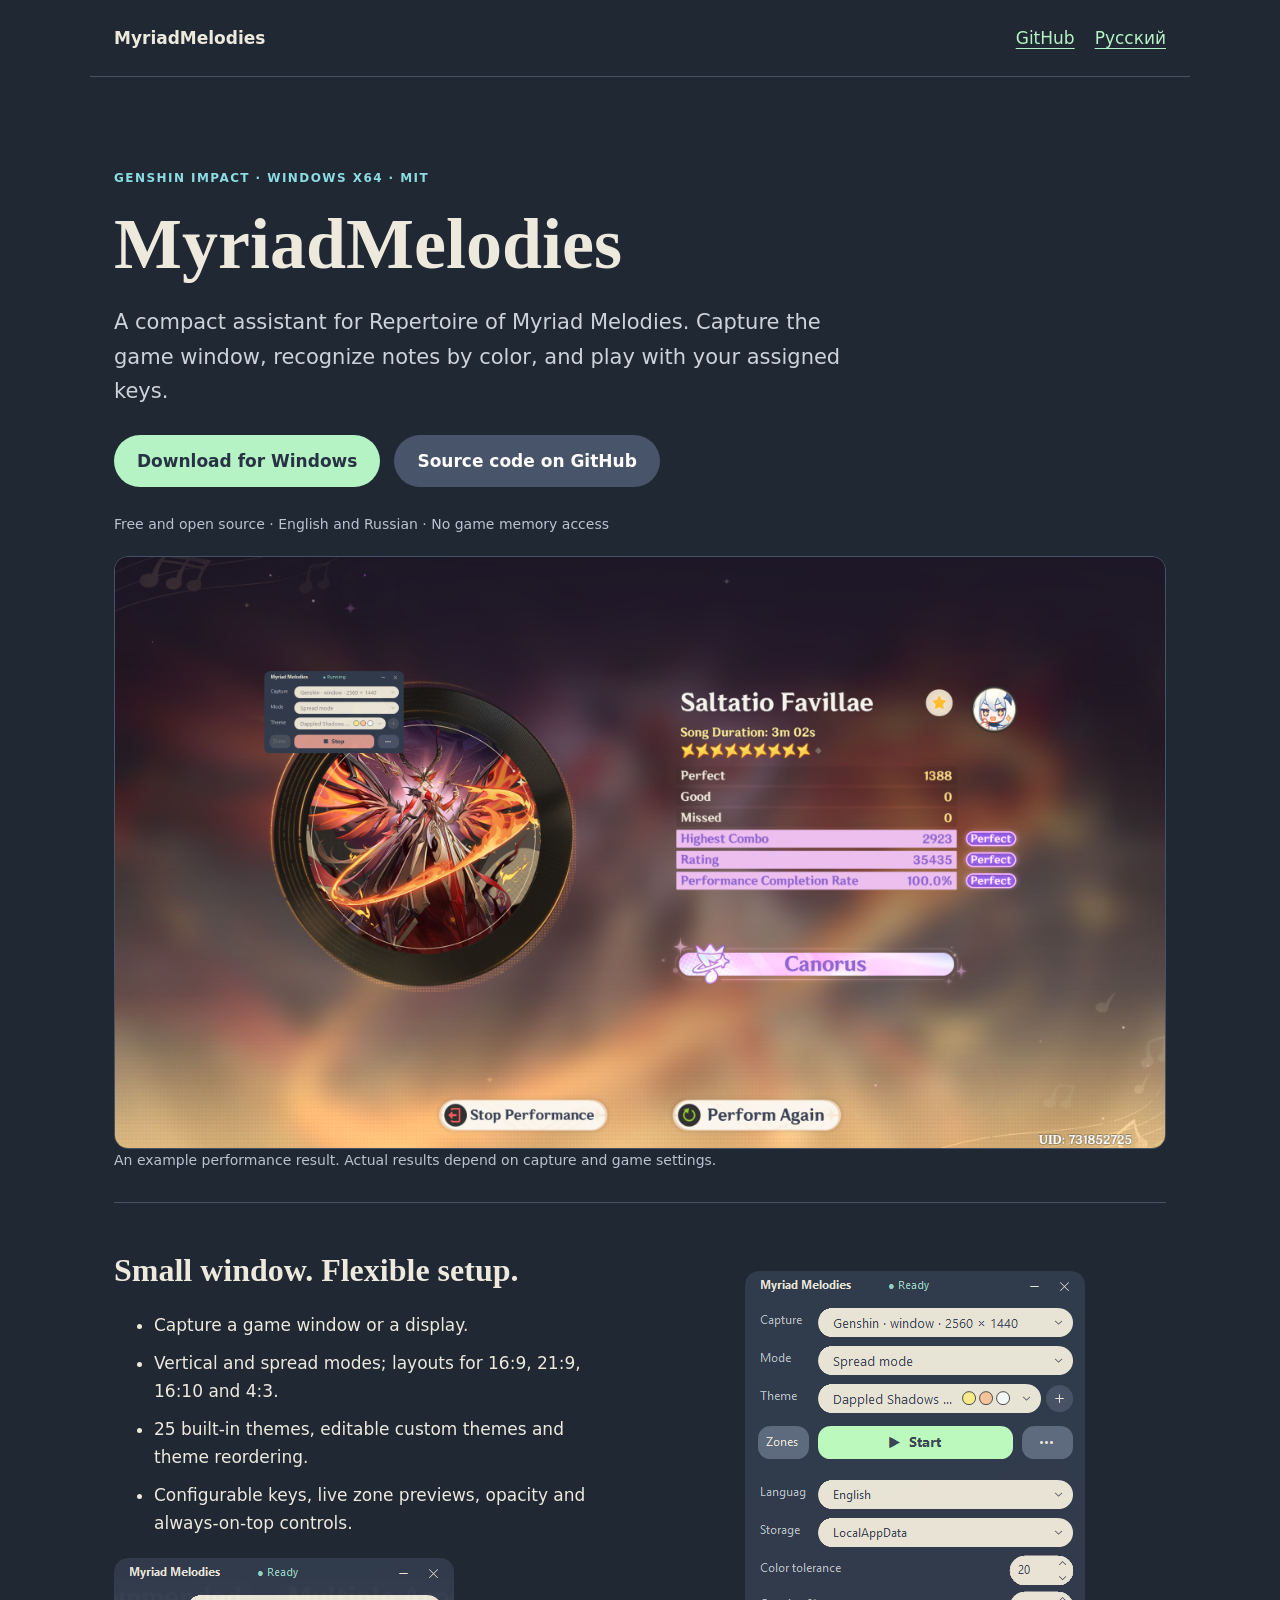
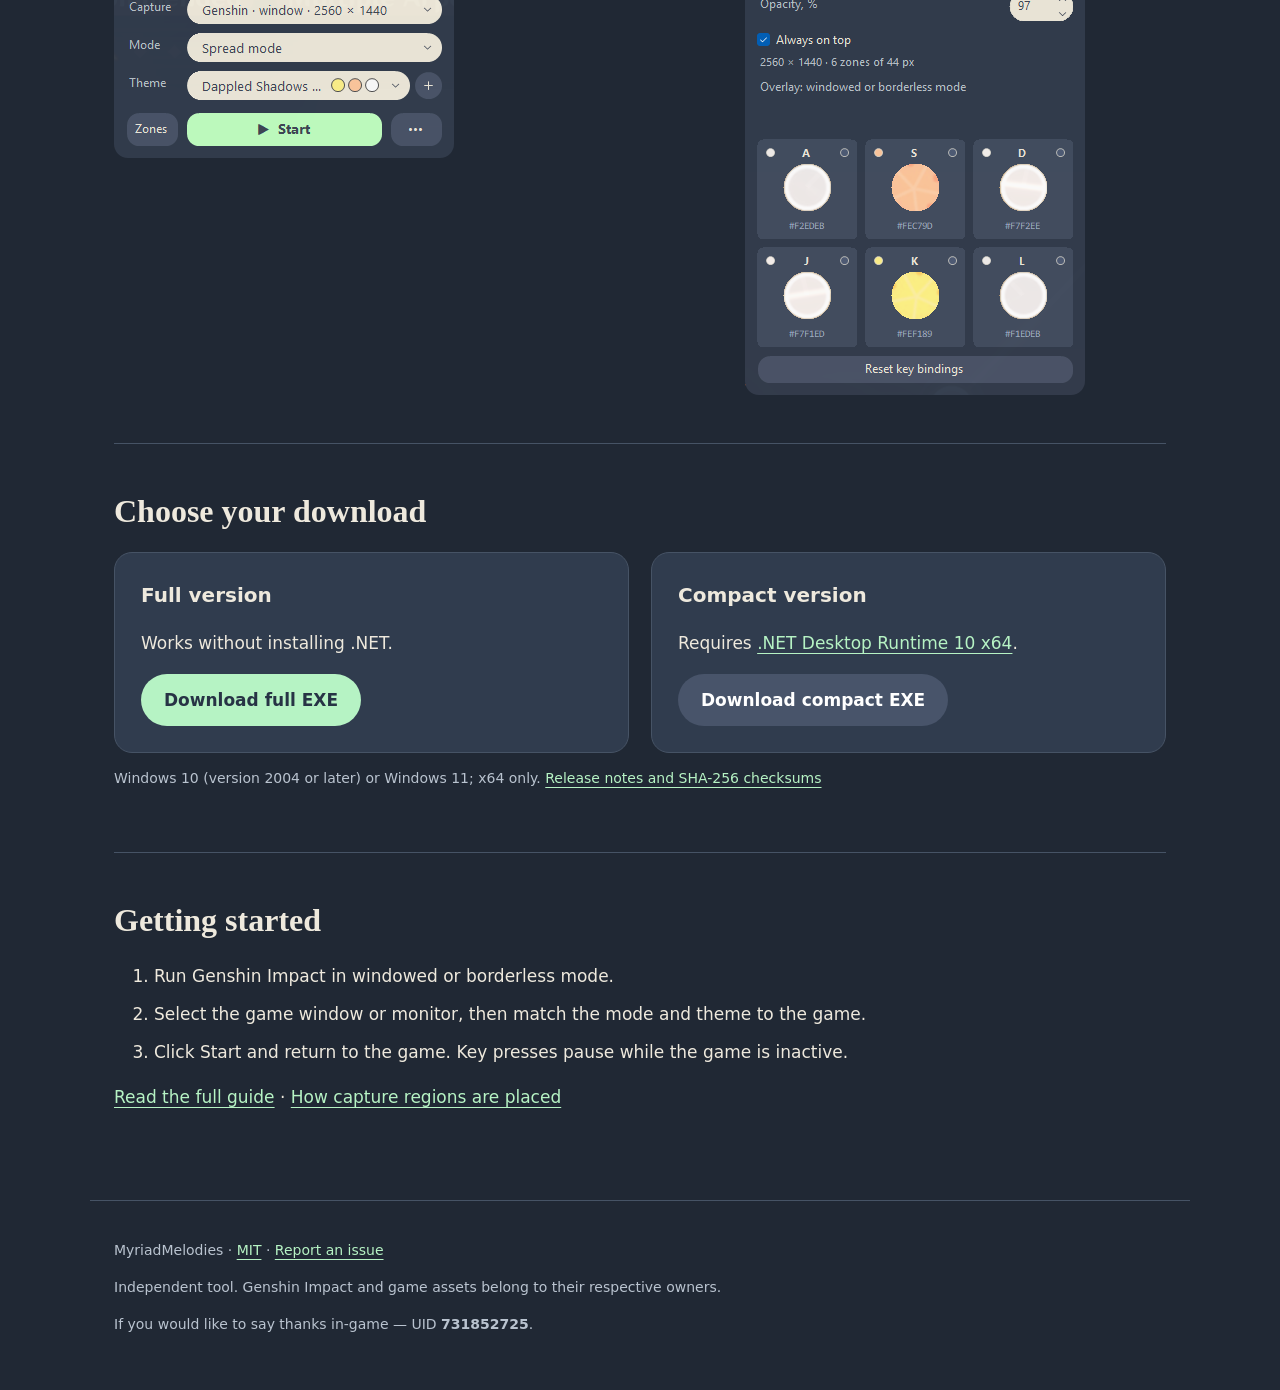
<file: docs/index.html>
<!doctype html>
<html lang="en"><head><meta charset="utf-8"><meta name="viewport" content="width=device-width,initial-scale=1">
<meta name="google-site-verification" content="cQcbVy6ofSSE2creuFWii6csLAIeP6PFHM0Fu6_WTdg">
<title>MyriadMelodies — Repertoire of Myriad Melodies assistant for Genshin Impact</title><meta name="description" content="Free Windows autoplay assistant for Repertoire of Myriad Melodies in Genshin Impact. Window capture, custom themes, key bindings and multiple screen layouts.">
<link rel="canonical" href="https://nikitare99.github.io/MyriadMelodies/"><link rel="alternate" hreflang="en" href="https://nikitare99.github.io/MyriadMelodies/"><link rel="alternate" hreflang="ru" href="https://nikitare99.github.io/MyriadMelodies/ru.html"><link rel="alternate" hreflang="x-default" href="https://nikitare99.github.io/MyriadMelodies/">
<meta property="og:title" content="MyriadMelodies — Repertoire of Myriad Melodies assistant for Genshin Impact"><meta property="og:description" content="Free Windows autoplay assistant for Repertoire of Myriad Melodies in Genshin Impact. Window capture, custom themes, key bindings and multiple screen layouts."><meta property="og:type" content="website"><meta property="og:url" content="https://nikitare99.github.io/MyriadMelodies/"><meta property="og:image" content="https://nikitare99.github.io/MyriadMelodies/images/result-en.png">
<link rel="stylesheet" href="style.css"><link rel="sitemap" type="application/xml" href="sitemap.xml">
</head><body><header><a class="brand" href="./">MyriadMelodies</a><nav aria-label="Navigation"><a href="https://github.com/NikitaRe99/MyriadMelodies">GitHub</a><a href="ru.html" lang="ru">Русский</a></nav></header>
<main><div class="hero"><p class="eyebrow">Genshin Impact · Windows x64 · MIT</p><h1>MyriadMelodies</h1><p class="intro">A compact assistant for Repertoire of Myriad Melodies. Capture the game window, recognize notes by color, and play with your assigned keys.</p>
<div class="actions"><a class="button" href="#download">Download for Windows</a><a class="button secondary" href="https://github.com/NikitaRe99/MyriadMelodies">Source code on GitHub</a></div><p class="meta">Free and open source · English and Russian · No game memory access</p>
<figure><img class="result" src="images/result-en.png" width="2560" height="1440" alt="Example result in Genshin Impact with MyriadMelodies running"><figcaption>An example performance result. Actual results depend on capture and game settings.</figcaption></figure></div>
<section class="split"><div><h2>Small window. Flexible setup.</h2><ul><li>Capture a game window or a display.</li><li>Vertical and spread modes; layouts for 16:9, 21:9, 16:10 and 4:3.</li><li>25 built-in themes, editable custom themes and theme reordering.</li><li>Configurable keys, live zone previews, opacity and always-on-top controls.</li></ul><figure><img src="images/compact-en.png" width="340" height="200" loading="lazy" alt="Compact application window"></figure></div><div class="preview"><figure><img src="images/settings-zones-en.png" width="340" height="724" loading="lazy" alt="Expanded settings and six capture zone previews"></figure></div></section>
<section id="download"><h2>Choose your download</h2><div class="downloads"><article class="download"><h3>Full version</h3><p>Works without installing .NET.</p><a class="button" href="https://github.com/NikitaRe99/MyriadMelodies/releases/latest/download/MyriadMelodies-standalone-win-x64.exe">Download full EXE</a></article><article class="download"><h3>Compact version</h3><p>Requires <a href="https://dotnet.microsoft.com/en-us/download/dotnet/10.0">.NET Desktop Runtime 10 x64</a>.</p><a class="button secondary" href="https://github.com/NikitaRe99/MyriadMelodies/releases/latest/download/MyriadMelodies-runtime-required-win-x64.exe">Download compact EXE</a></article></div><p class="note">Windows 10 (version 2004 or later) or Windows 11; x64 only. <a href="https://github.com/NikitaRe99/MyriadMelodies/releases/latest">Release notes and SHA-256 checksums</a></p></section>
<section><h2>Getting started</h2><ol><li>Run Genshin Impact in windowed or borderless mode.</li><li>Select the game window or monitor, then match the mode and theme to the game.</li><li>Click Start and return to the game. Key presses pause while the game is inactive.</li></ol><p><a href="https://github.com/NikitaRe99/MyriadMelodies/blob/main/README.md">Read the full guide</a> · <a href="https://github.com/NikitaRe99/MyriadMelodies/blob/main/docs/CAPTURE-RESOLUTIONS.md">How capture regions are placed</a></p></section></main>
<footer><p>MyriadMelodies · <a href="https://github.com/NikitaRe99/MyriadMelodies/blob/main/LICENSE">MIT</a> · <a href="https://github.com/NikitaRe99/MyriadMelodies/issues">Report an issue</a></p><p>Independent tool. Genshin Impact and game assets belong to their respective owners.</p><p>If you would like to say thanks in-game — UID <strong>731852725</strong>.</p></footer></body></html>
</file>
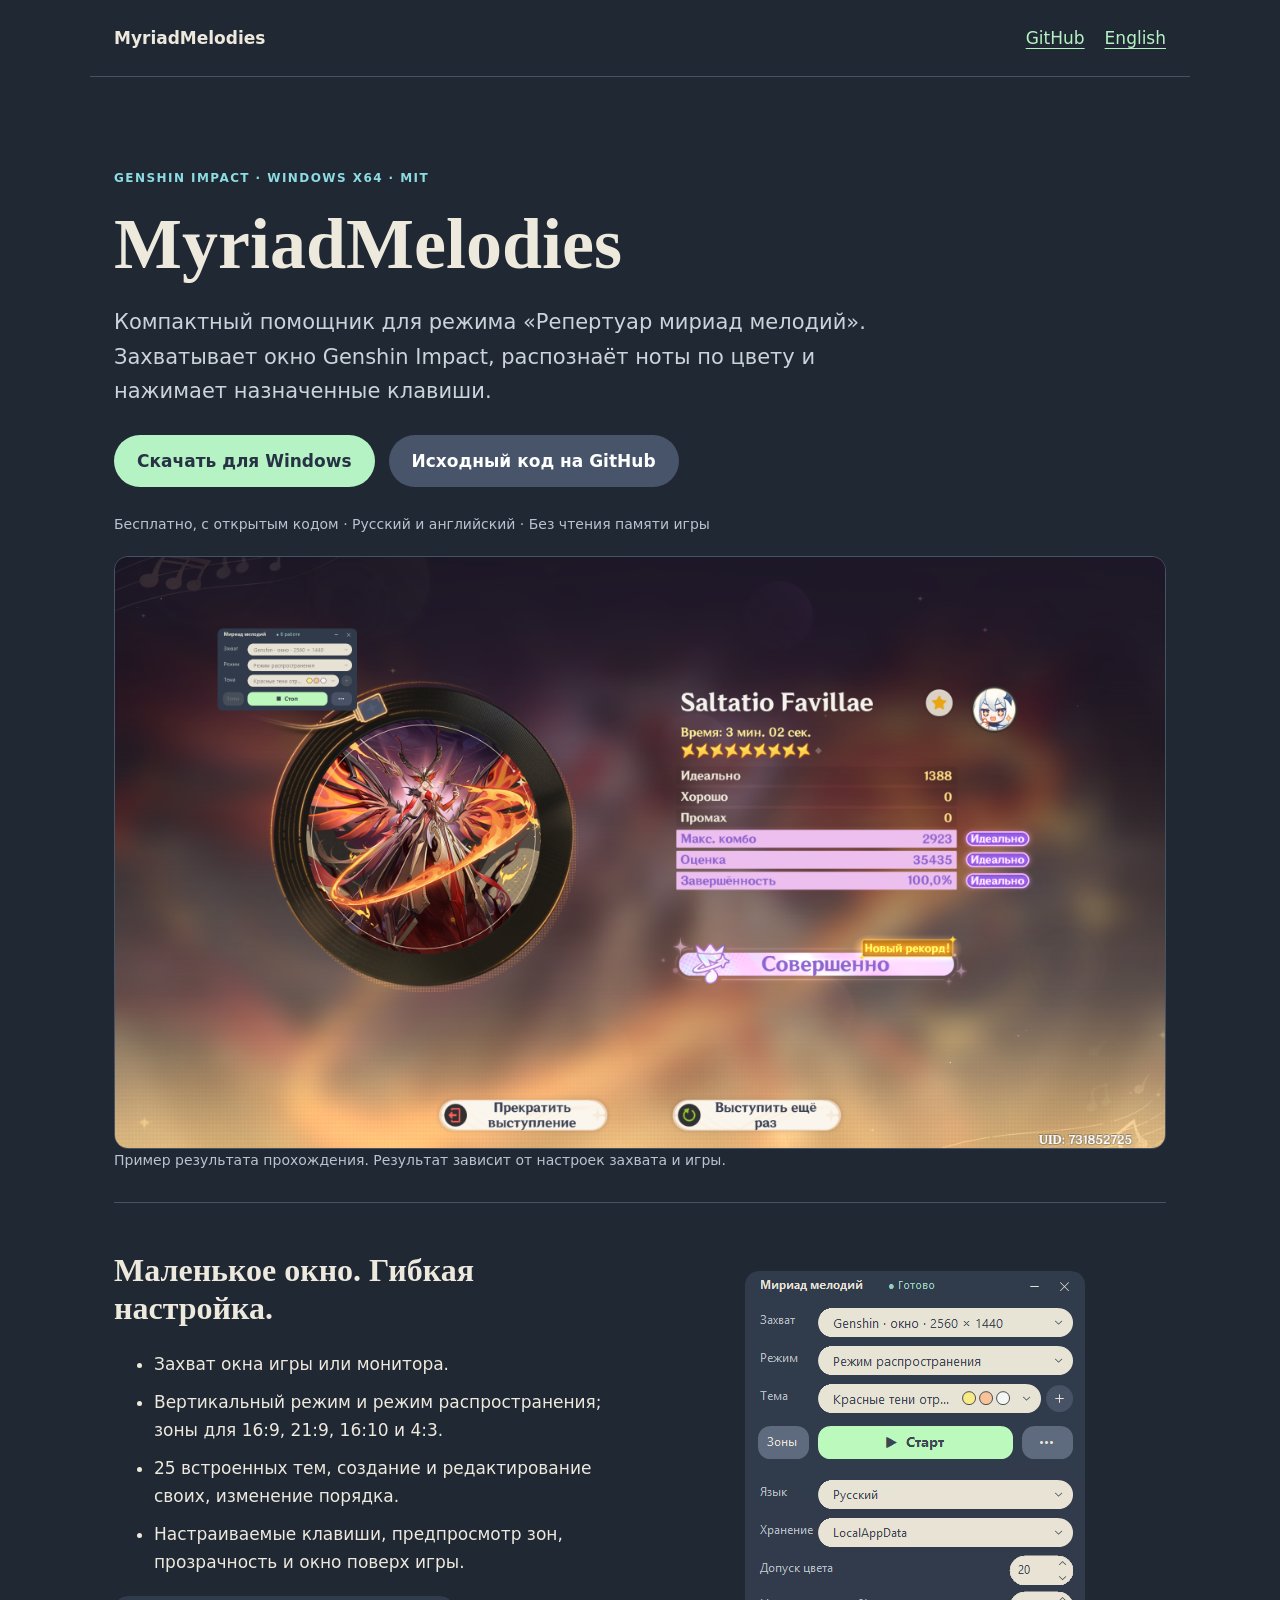
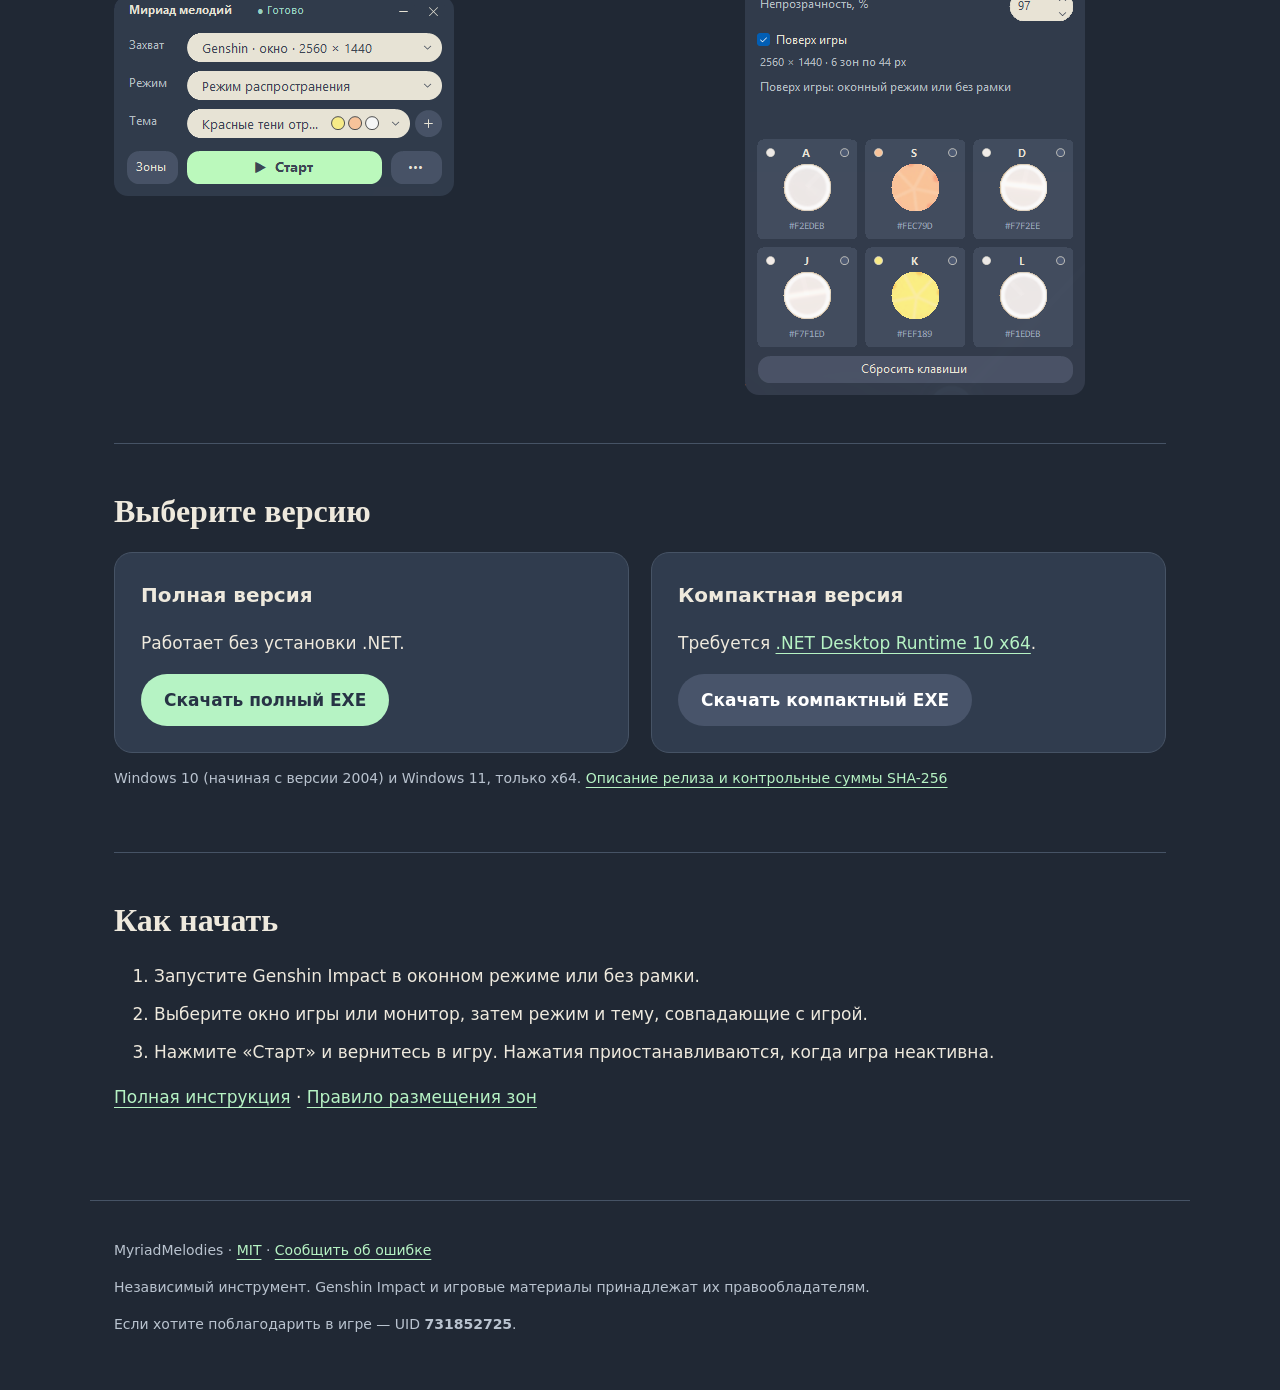
<file: docs/ru.html>
<!doctype html>
<html lang="ru"><head><meta charset="utf-8"><meta name="viewport" content="width=device-width,initial-scale=1">
<meta name="google-site-verification" content="cQcbVy6ofSSE2creuFWii6csLAIeP6PFHM0Fu6_WTdg">
<title>MyriadMelodies — помощник для режима «Репертуар мириад мелодий» в Genshin Impact</title><meta name="description" content="Бесплатный помощник для режима «Репертуар мириад мелодий» в Genshin Impact: захват окна, автоматическое нажатие клавиш, свои темы и поддержка разных разрешений. Windows x64.">
<link rel="canonical" href="https://nikitare99.github.io/MyriadMelodies/ru.html"><link rel="alternate" hreflang="en" href="https://nikitare99.github.io/MyriadMelodies/"><link rel="alternate" hreflang="ru" href="https://nikitare99.github.io/MyriadMelodies/ru.html"><link rel="alternate" hreflang="x-default" href="https://nikitare99.github.io/MyriadMelodies/">
<meta property="og:title" content="MyriadMelodies — помощник для режима «Репертуар мириад мелодий» в Genshin Impact"><meta property="og:description" content="Бесплатный помощник для режима «Репертуар мириад мелодий» в Genshin Impact: захват окна, автоматическое нажатие клавиш, свои темы и поддержка разных разрешений. Windows x64."><meta property="og:type" content="website"><meta property="og:url" content="https://nikitare99.github.io/MyriadMelodies/ru.html"><meta property="og:image" content="https://nikitare99.github.io/MyriadMelodies/images/result-ru.png">
<link rel="stylesheet" href="style.css"><link rel="sitemap" type="application/xml" href="sitemap.xml">
</head><body><header><a class="brand" href="ru.html">MyriadMelodies</a><nav aria-label="Навигация"><a href="https://github.com/NikitaRe99/MyriadMelodies">GitHub</a><a href="index.html" lang="en">English</a></nav></header>
<main><div class="hero"><p class="eyebrow">Genshin Impact · Windows x64 · MIT</p><h1>MyriadMelodies</h1><p class="intro">Компактный помощник для режима «Репертуар мириад мелодий». Захватывает окно Genshin Impact, распознаёт ноты по цвету и нажимает назначенные клавиши.</p>
<div class="actions"><a class="button" href="#download">Скачать для Windows</a><a class="button secondary" href="https://github.com/NikitaRe99/MyriadMelodies">Исходный код на GitHub</a></div><p class="meta">Бесплатно, с открытым кодом · Русский и английский · Без чтения памяти игры</p>
<figure><img class="result" src="images/result-ru.png" width="2560" height="1440" alt="Пример результата в Genshin Impact с запущенным MyriadMelodies"><figcaption>Пример результата прохождения. Результат зависит от настроек захвата и игры.</figcaption></figure></div>
<section class="split"><div><h2>Маленькое окно. Гибкая настройка.</h2><ul><li>Захват окна игры или монитора.</li><li>Вертикальный режим и режим распространения; зоны для 16:9, 21:9, 16:10 и 4:3.</li><li>25 встроенных тем, создание и редактирование своих, изменение порядка.</li><li>Настраиваемые клавиши, предпросмотр зон, прозрачность и окно поверх игры.</li></ul><figure><img src="images/compact-ru.png" width="340" height="200" loading="lazy" alt="Компактное окно приложения"></figure></div><div class="preview"><figure><img src="images/settings-zones-ru.png" width="340" height="724" loading="lazy" alt="Открытые настройки и предпросмотр шести зон"></figure></div></section>
<section id="download"><h2>Выберите версию</h2><div class="downloads"><article class="download"><h3>Полная версия</h3><p>Работает без установки .NET.</p><a class="button" href="https://github.com/NikitaRe99/MyriadMelodies/releases/latest/download/MyriadMelodies-standalone-win-x64.exe">Скачать полный EXE</a></article><article class="download"><h3>Компактная версия</h3><p>Требуется <a href="https://dotnet.microsoft.com/en-us/download/dotnet/10.0">.NET Desktop Runtime 10 x64</a>.</p><a class="button secondary" href="https://github.com/NikitaRe99/MyriadMelodies/releases/latest/download/MyriadMelodies-runtime-required-win-x64.exe">Скачать компактный EXE</a></article></div><p class="note">Windows 10 (начиная с версии 2004) и Windows 11, только x64. <a href="https://github.com/NikitaRe99/MyriadMelodies/releases/latest">Описание релиза и контрольные суммы SHA-256</a></p></section>
<section><h2>Как начать</h2><ol><li>Запустите Genshin Impact в оконном режиме или без рамки.</li><li>Выберите окно игры или монитор, затем режим и тему, совпадающие с игрой.</li><li>Нажмите «Старт» и вернитесь в игру. Нажатия приостанавливаются, когда игра неактивна.</li></ol><p><a href="https://github.com/NikitaRe99/MyriadMelodies/blob/main/README.ru.md">Полная инструкция</a> · <a href="https://github.com/NikitaRe99/MyriadMelodies/blob/main/docs/CAPTURE-RESOLUTIONS.ru.md">Правило размещения зон</a></p></section></main>
<footer><p>MyriadMelodies · <a href="https://github.com/NikitaRe99/MyriadMelodies/blob/main/LICENSE">MIT</a> · <a href="https://github.com/NikitaRe99/MyriadMelodies/issues">Сообщить об ошибке</a></p><p>Независимый инструмент. Genshin Impact и игровые материалы принадлежат их правообладателям.</p><p>Если хотите поблагодарить в игре — UID <strong>731852725</strong>.</p></footer></body></html>
</file>
<file: docs/style.css>
*{box-sizing:border-box}html{scroll-behavior:smooth}body{margin:0;background:#202834;color:#eee9dd;font:17px/1.65 system-ui,-apple-system,Segoe UI,sans-serif}a{color:#b6f3c4;text-underline-offset:4px}a:hover{color:white}a:focus-visible{outline:3px solid #8cdce2;outline-offset:5px}header,main,footer{max-width:1100px;margin:auto;padding:24px}header{display:flex;justify-content:space-between;border-bottom:1px solid #465365;gap:20px}nav{display:flex;gap:20px}.brand{color:#eee9dd;font-weight:700;text-decoration:none}.hero{padding:56px 0 30px}.eyebrow{color:#8cdce2;letter-spacing:.12em;text-transform:uppercase;font-size:12px;font-weight:700}h1{font:700 clamp(38px,7vw,72px)/1.1 Georgia,serif;margin:16px 0}h2{font:600 32px/1.2 Georgia,serif;margin:0 0 22px}h3{font-size:20px;margin:0 0 8px}.intro{max-width:760px;font-size:21px;color:#ccd3db}.actions{display:flex;flex-wrap:wrap;gap:14px;margin:26px 0}.button{display:inline-block;padding:12px 23px;border-radius:28px;background:#b6f3c4;color:#273345;text-decoration:none;font-weight:650}.button:hover{background:#d8f9de;color:#273345}.button.secondary{background:#48546a;color:#fff}.meta,.note,figcaption{font-size:14px;color:#b9c3cf}figure{margin:20px 0 0}img{display:block;max-width:100%;height:auto;border-radius:14px}.result{width:100%;border:1px solid #465365}section{padding:48px 0;border-top:1px solid #465365}.split{display:grid;grid-template-columns:1fr 1fr;gap:48px}.preview{display:flex;align-items:flex-start;justify-content:center;gap:25px;flex-wrap:wrap}.preview img{width:auto;max-width:100%}.downloads{display:grid;grid-template-columns:1fr 1fr;gap:22px}.download{padding:26px;background:#303c4e;border:1px solid #465365;border-radius:18px}li{margin:10px 0}footer{border-top:1px solid #465365;padding-bottom:40px;font-size:14px;color:#b9c3cf}footer p{max-width:850px}@media(max-width:720px){header,main,footer{padding:20px}.hero{padding-top:28px}.split,.downloads{grid-template-columns:1fr;gap:26px}nav{gap:12px}section{padding:32px 0}.preview{justify-content:flex-start}}
</file>
